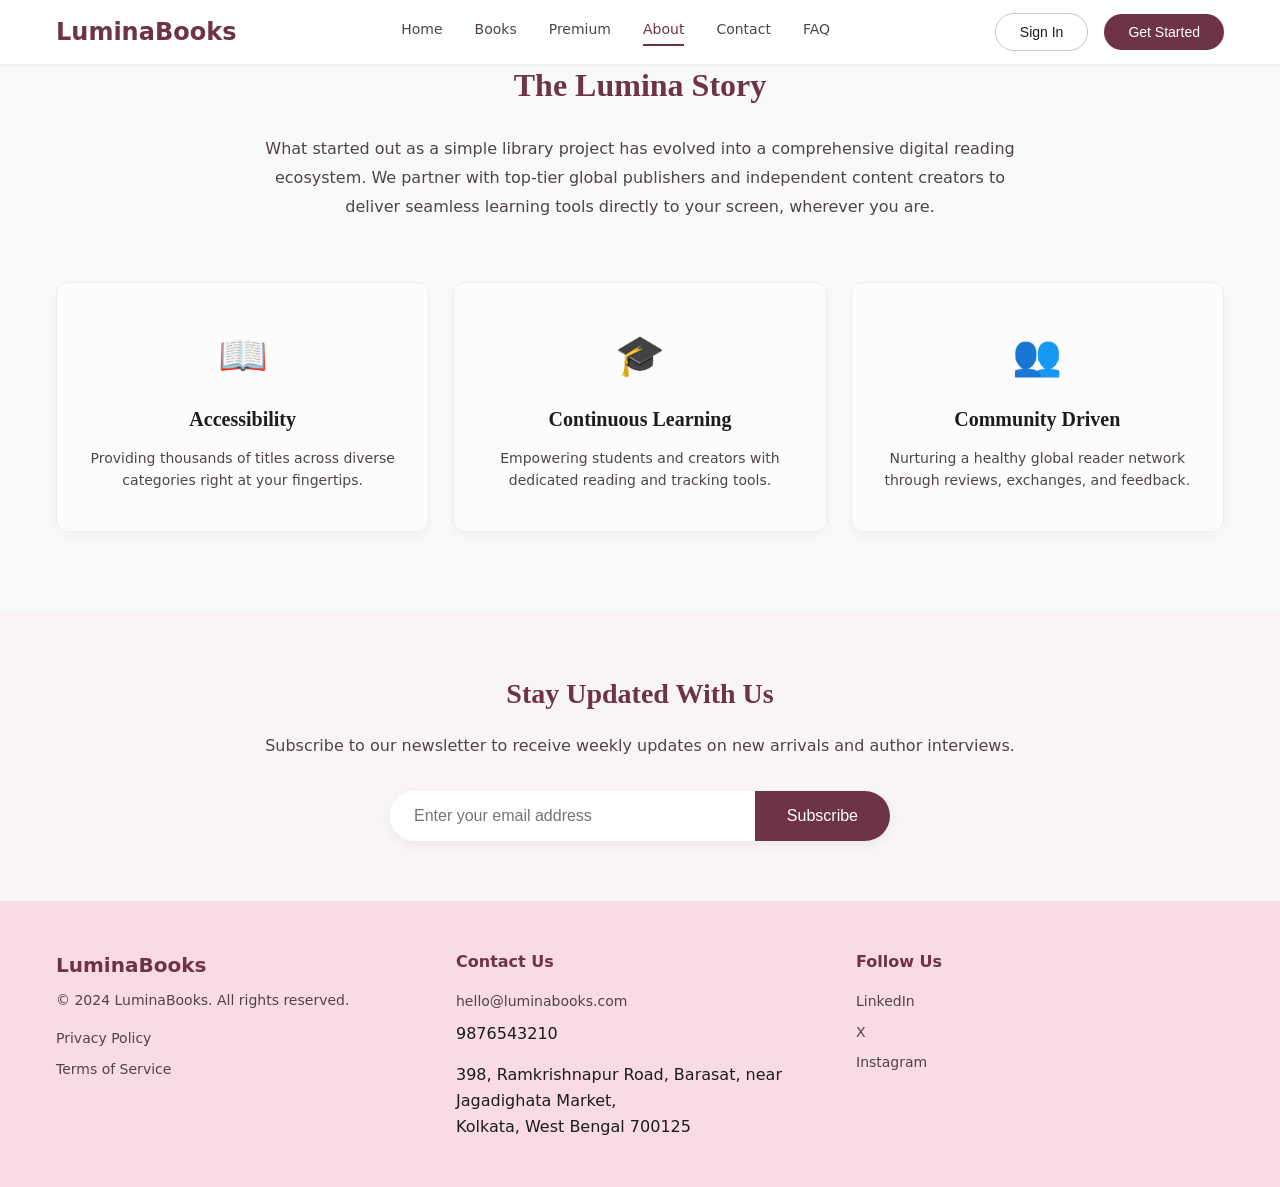
<file: pages/about.html>
<!DOCTYPE html>
<html lang="en">
<head>
    <meta charset="utf-8"/>
    <meta name="viewport" content="width=device-width, initial-scale=1.0"/>
    <title>About Us | LuminaBooks</title>
    
    <link href="../css/global.css" rel="stylesheet">
    <link href="../css/shared.css" rel="stylesheet">
    <link href="../css/about.css" rel="stylesheet">
</head>
<body>
    
    <!-- TopNavBar -->
    <nav class="nav-bar">
        <div class="container nav-container">
            <a href="../index.html" class="nav-brand">LuminaBooks</a>
            <div class="nav-links">
                <a href="../index.html">Home</a>
                <a href="books.html">Books</a>
                <a href="premium.html">Premium</a>
                <a href="about.html" class="active">About</a>
                <a href="contact.html">Contact</a>
                <a href="faq.html">FAQ</a>
            </div>
            <div class="nav-actions">
                <button class="btn btn-outline" onclick="window.location.href='login.html'">Sign In</button>
                <button class="btn btn-primary" onclick="window.location.href='books.html'">Get Started</button>
            </div>
        </div>
    </nav>

    <main>
        
        <section class="story-section">
            <h1 class="story-title">The Lumina Story</h1>
            <p class="story-desc">
                What started out as a simple library project has evolved into a comprehensive digital reading ecosystem. We partner with top-tier global publishers and independent content creators to deliver seamless learning tools directly to your screen, wherever you are.
            </p>
        </section>

        <!-- Features Grid -->
        <section class="features-grid">
            <div class="feature-card">
                <div class="feature-icon">📖</div>
                <h3 class="feature-title">Accessibility</h3>
                <p class="feature-desc">Providing thousands of titles across diverse categories right at your fingertips.</p>
            </div>
            <div class="feature-card">
                <div class="feature-icon">🎓</div>
                <h3 class="feature-title">Continuous Learning</h3>
                <p class="feature-desc">Empowering students and creators with dedicated reading and tracking tools.</p>
            </div>
            <div class="feature-card">
                <div class="feature-icon">👥</div>
                <h3 class="feature-title">Community Driven</h3>
                <p class="feature-desc">Nurturing a healthy global reader network through reviews, exchanges, and feedback.</p>
            </div>
        </section>

        <!-- Newsletter Section -->
        <section class="newsletter-section">
            <h2 class="newsletter-title">Stay Updated With Us</h2>
            <p class="newsletter-desc">Subscribe to our newsletter to receive weekly updates on new arrivals and author interviews.</p>
            <form class="newsletter-form" onsubmit="event.preventDefault(); alert('Subscribed successfully!');">
                <input type="email" class="newsletter-input" placeholder="Enter your email address" required>
                <button type="submit" class="newsletter-btn">Subscribe</button>
            </form>
        </section>

    </main>

    <!-- Footer -->
    <footer class="footer">
        <div class="container footer-grid">
            <div>
                <div class="footer-brand">LuminaBooks</div>
                <p class="footer-text">© 2024 LuminaBooks. All rights reserved.</p>
                <div class="footer-links">
                    <a href="privacy.html">Privacy Policy</a>
                    <a href="terms.html">Terms of Service</a>
                </div>
            </div>
            <div>
                <div class="footer-title">Contact Us</div>
                <div class="footer-links">
                    <a href="mailto:hello@luminabooks.com">hello@luminabooks.com</a>
                    <span>9876543210</span>
                    <span style="margin-top: 8px;">398, Ramkrishnapur Road, Barasat, near Jagadighata Market,<br>Kolkata, West Bengal 700125</span>
                </div>
            </div>
            <div>
                <div class="footer-title">Follow Us</div>
                <div class="footer-links">
                    <a href="#">LinkedIn</a>
                    <a href="#">X</a>
                    <a href="#">Instagram</a>
                </div>
            </div>
        </div>
    </footer>

    <script src="../js/main.js"></script>
    <script src="../js/about.js"></script>
</body>
</html>
</file>
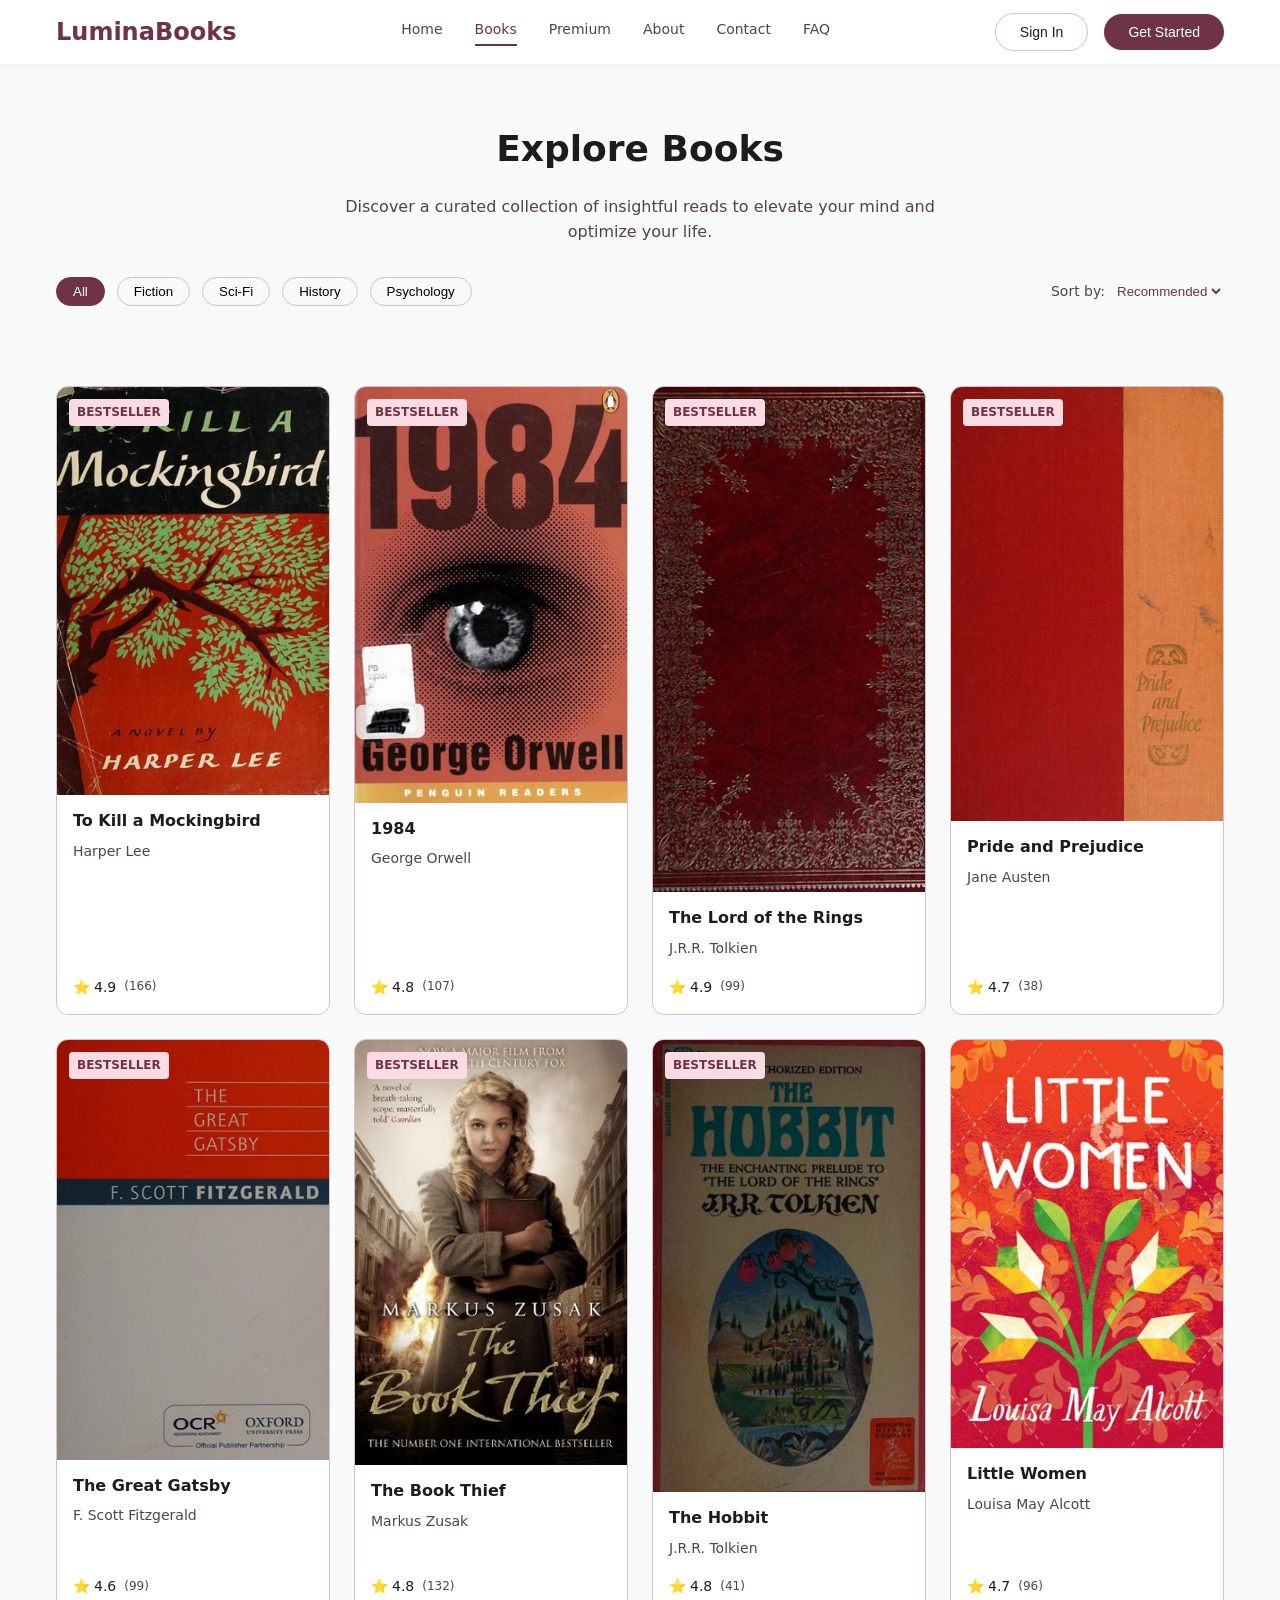
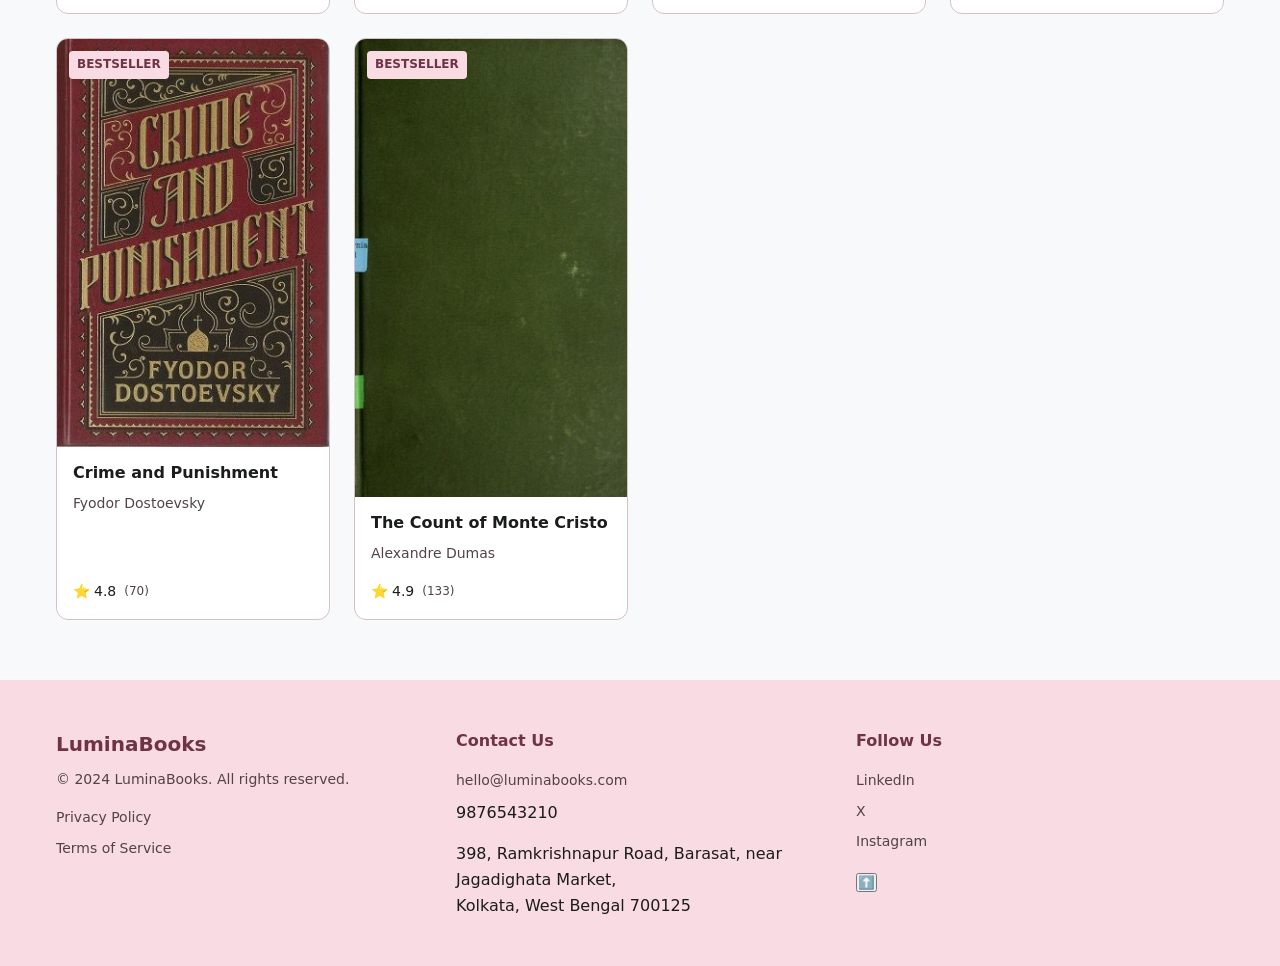
<file: pages/books.html>
<!DOCTYPE html>
<html lang="en">
<head>
    <meta charset="utf-8"/>
    <meta name="viewport" content="width=device-width, initial-scale=1.0"/>
    <title>LuminaBooks - Books</title>
    
        <link href="../css/global.css" rel="stylesheet">
    <link href="../css/shared.css" rel="stylesheet">
    <link href="../css/books.css" rel="stylesheet">
</head>
<body>
    
    <!-- TopNavBar -->
    <nav class="nav-bar">
        <div class="container nav-container">
            <a href="../index.html" class="nav-brand">LuminaBooks</a>
            <div class="nav-links">
                <a href="../index.html">Home</a>
                <a href="books.html" class="active">Books</a>
                <a href="premium.html">Premium</a>
                <a href="about.html">About</a>
                <a href="contact.html">Contact</a>
                <a href="faq.html">FAQ</a>
            </div>
            <div class="nav-actions">
                <button class="btn btn-outline" onclick="window.location.href='login.html'">Sign In</button>
                <button class="btn btn-primary" onclick="window.location.href='books.html'">Get Started</button>
            </div>
        </div>
    </nav>

    <main class="container" style="padding-top: 80px;">
        <!-- Page Header & Filters -->
        <section class="catalog-header">
            <h1 class="catalog-title">Explore Books</h1>
            <p class="catalog-desc">
                Discover a curated collection of insightful reads to elevate your mind and optimize your life.
            </p>
            
            <div class="filters-bar">
                
                <!-- Genre Filters -->
                <div class="genre-filters">
                    <button class="genre-btn active">All</button>
                    <button class="genre-btn">Fiction</button>
                    <button class="genre-btn">Sci-Fi</button>
                    <button class="genre-btn">History</button>
                    <button class="genre-btn">Psychology</button>
                </div>
                
                <!-- Sort -->
                <div class="sort-dropdown">
                    <span style="color: var(--text-muted); font-size: 14px;">Sort by:</span>
                    <select>
                        <option>Recommended</option>
                        <option>Newest</option>
                        <option>Highest Rated</option>
                    </select>
                </div>
            </div>
        </section>

        <!-- Book Grid -->
        <section class="books-grid" id="catalogGrid">
            <!-- Books injected by js/books.js -->
        </section>

    </main>

    <!-- Footer -->
    <footer class="footer">
        <div class="container footer-grid">
            <div>
                <div class="footer-brand">LuminaBooks</div>
                <p class="footer-text">© 2024 LuminaBooks. All rights reserved.</p>
                <div class="footer-links">
                    <a href="privacy.html">Privacy Policy</a>
                    <a href="terms.html">Terms of Service</a>
                </div>
            </div>
            <div>
                <div class="footer-title">Contact Us</div>
                <div class="footer-links">
                    <a href="mailto:hello@luminabooks.com">hello@luminabooks.com</a>
                    <span>9876543210</span>
                    <span style="margin-top: 8px;">398, Ramkrishnapur Road, Barasat, near Jagadighata Market,<br>Kolkata, West Bengal 700125</span>
                </div>
            </div>
            <div>
                <div class="footer-title">Follow Us</div>
                <div class="footer-links">
                    <a href="#">LinkedIn</a>
                    <a href="#">X</a>
                    <a href="#">Instagram</a>
                </div>
                <button style="margin-top: 20px; cursor: pointer;" onclick="window.scrollTo({top: 0, behavior: 'smooth'})">
                    <span>⬆️</span>
                </button>
            </div>
        </div>
    <!-- Scripts -->
    <script src="../js/main.js"></script>
    <script src="../js/books.js"></script>
</body>
</html>
</file>
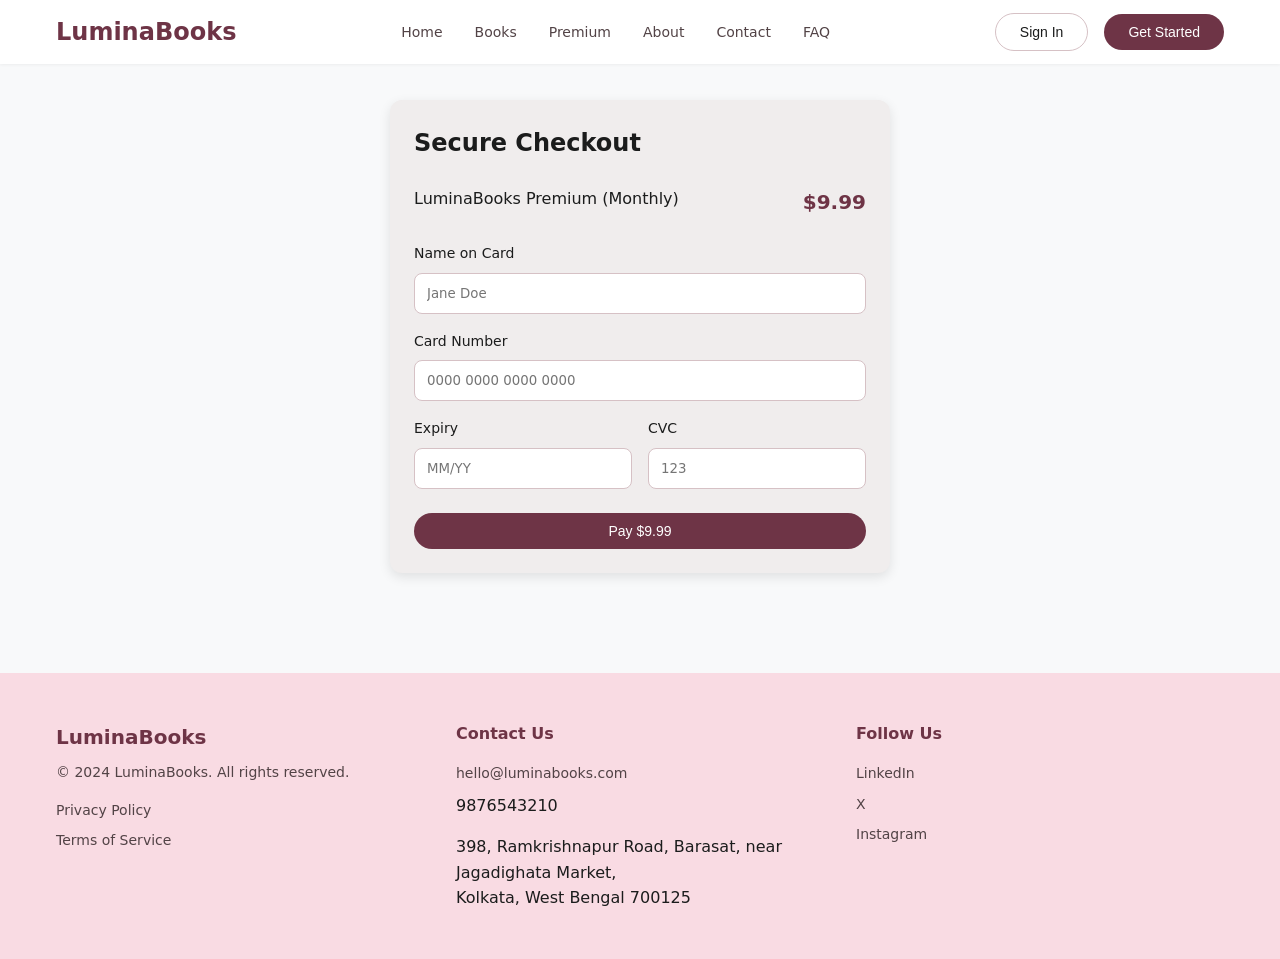
<file: pages/checkout.html>
<!DOCTYPE html>
<html lang="en">
<head>
    <meta charset="utf-8">
    <meta name="viewport" content="width=device-width, initial-scale=1.0">
    <title>Checkout - LuminaBooks</title>
    
        <link href="../css/global.css" rel="stylesheet">
    <link href="../css/shared.css" rel="stylesheet">
    <link href="../css/premium.css" rel="stylesheet">
</head>
<body>
    
    <nav class="nav-bar">
        <div class="container nav-container">
            <a href="../index.html" class="nav-brand">LuminaBooks</a>
            <div class="nav-links">
                <a href="../index.html">Home</a>
                <a href="books.html">Books</a>
                <a href="premium.html">Premium</a>
                <a href="about.html">About</a>
                <a href="contact.html">Contact</a>
                <a href="faq.html">FAQ</a>
            </div>
            <div class="nav-actions">
                <button class="btn btn-outline" onclick="window.location.href='login.html'">Sign In</button>
                <button class="btn btn-primary" onclick="window.location.href='books.html'">Get Started</button>
            </div>
        </div>
    </nav>

    <main class="container" style="padding-top: 100px; padding-bottom: 100px; display: flex; justify-content: center;">
        
        <div class="modal-content" style="box-shadow: 0 4px 12px rgba(0,0,0,0.1);">
            <div class="modal-header">
                <h5 class="modal-title">Secure Checkout</h5>
            </div>
            <div class="checkout-summary">
                <span>LuminaBooks Premium (Monthly)</span>
                <span class="checkout-price">$9.99</span>
            </div>
            <form id="checkoutForm">
                <div class="form-group">
                    <label class="form-label">Name on Card</label>
                    <input type="text" class="form-control" id="cc-name" required placeholder="Jane Doe">
                </div>
                <div class="form-group">
                    <label class="form-label">Card Number</label>
                    <input type="text" class="form-control" id="cc-number" required placeholder="0000 0000 0000 0000" pattern="\d{16}" title="16 digit card number">
                </div>
                <div class="form-row">
                    <div class="form-col">
                        <label class="form-label">Expiry</label>
                        <input type="text" class="form-control" id="cc-exp" required placeholder="MM/YY" pattern="\d\d/\d\d" title="Format: MM/YY">
                    </div>
                    <div class="form-col">
                        <label class="form-label">CVC</label>
                        <input type="text" class="form-control" id="cc-cvc" required placeholder="123" pattern="\d{3,4}" title="3 or 4 digit CVC">
                    </div>
                </div>
                <button type="submit" id="checkoutSubmitBtn" class="btn btn-primary" style="width: 100%;">
                    Pay $9.99
                </button>
            </form>
        </div>
    
    </main>

    <!-- Footer -->
    <footer class="footer">
        <div class="container footer-grid">
            <div>
                <div class="footer-brand">LuminaBooks</div>
                <p class="footer-text">© 2024 LuminaBooks. All rights reserved.</p>
                <div class="footer-links">
                    <a href="privacy.html">Privacy Policy</a>
                    <a href="terms.html">Terms of Service</a>
                </div>
            </div>
            <div>
                <div class="footer-title">Contact Us</div>
                <div class="footer-links">
                    <a href="mailto:hello@luminabooks.com">hello@luminabooks.com</a>
                    <span>9876543210</span>
                    <span style="margin-top: 8px;">398, Ramkrishnapur Road, Barasat, near Jagadighata Market,<br>Kolkata, West Bengal 700125</span>
                </div>
            </div>
            <div>
                <div class="footer-title">Follow Us</div>
                <div class="footer-links">
                    <a href="#">LinkedIn</a>
                    <a href="#">X</a>
                    <a href="#">Instagram</a>
                </div>
            </div>
        </div>
    </footer>

        <script src="../js/checkout.js"></script>
</body>
</html>
</file>
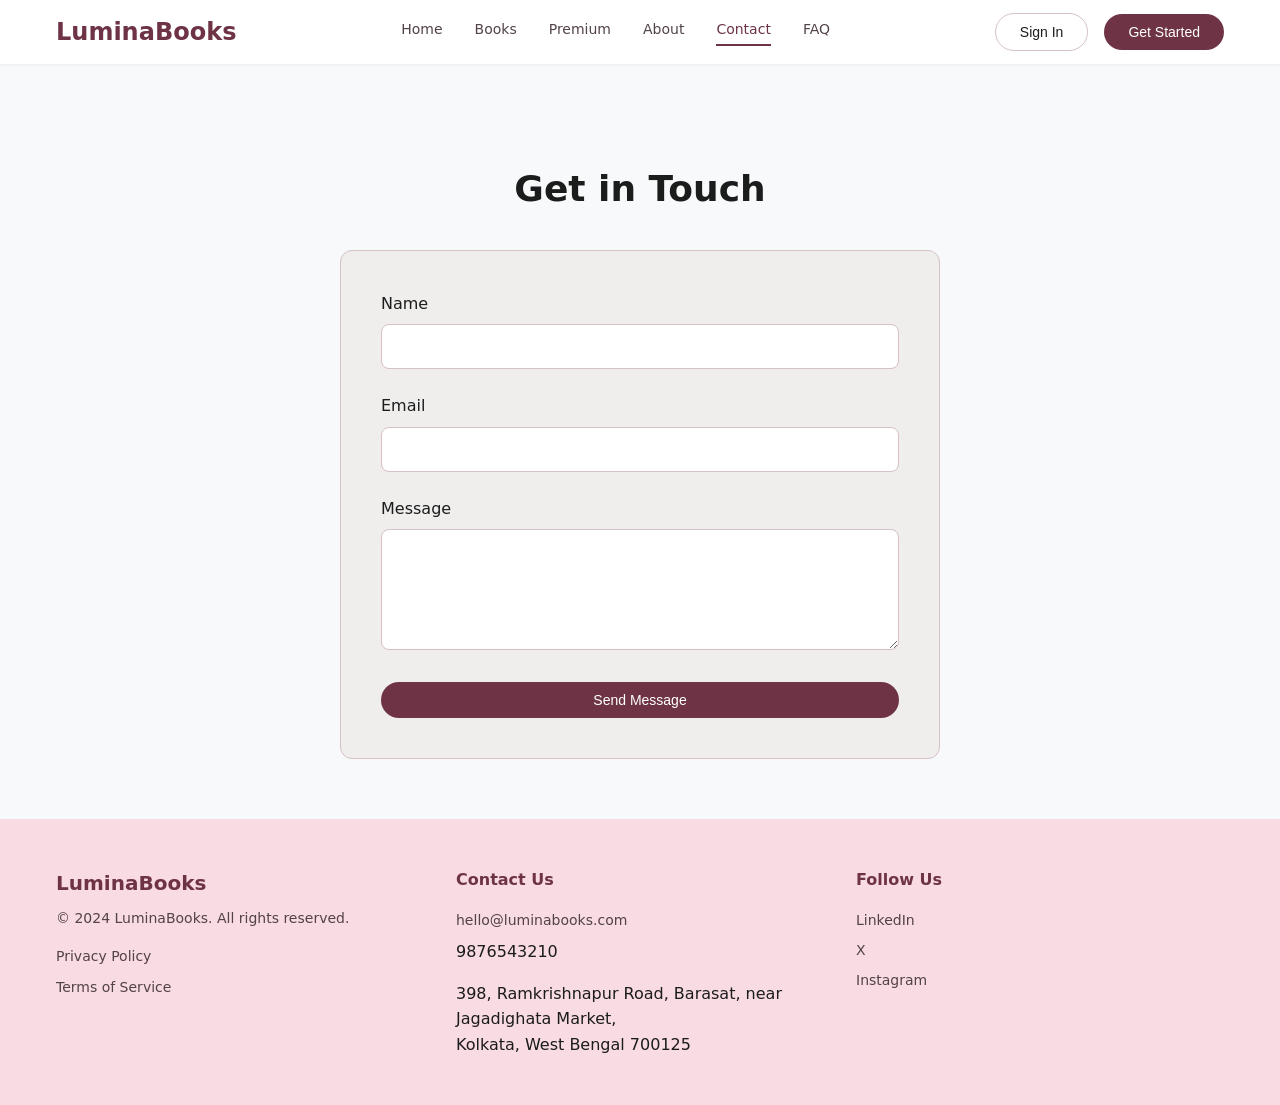
<file: pages/contact.html>
<!DOCTYPE html>
<html lang="en">
<head>
    <meta charset="utf-8"/>
    <meta name="viewport" content="width=device-width, initial-scale=1.0"/>
    <title>Contact - LuminaBooks</title>
    
        <link href="../css/global.css" rel="stylesheet">
    <link href="../css/shared.css" rel="stylesheet">
    <link href="../css/contact.css" rel="stylesheet">
</head>
<body>
    
    <nav class="nav-bar">
        <div class="container nav-container">
            <a href="../index.html" class="nav-brand">LuminaBooks</a>
            <div class="nav-links">
                <a href="../index.html">Home</a>
                <a href="books.html">Books</a>
                <a href="premium.html">Premium</a>
                <a href="about.html">About</a>
                <a href="contact.html" class="active">Contact</a>
                <a href="faq.html">FAQ</a>
            </div>
            <div class="nav-actions">
                <button class="btn btn-outline" onclick="window.location.href='login.html'">Sign In</button>
                <button class="btn btn-primary" onclick="window.location.href='books.html'">Get Started</button>
            </div>
        </div>
    </nav>

    <main class="container" style="padding-top: 100px;">
        <section class="contact-section">
            <h1 class="contact-title">Get in Touch</h1>
            <div class="contact-form-card">
                <form id="contactForm">
                    <div class="form-group">
                        <label class="form-label">Name</label>
                        <input type="text" class="form-control" required>
                    </div>
                    <div class="form-group">
                        <label class="form-label">Email</label>
                        <input type="email" class="form-control" required>
                    </div>
                    <div class="form-group">
                        <label class="form-label">Message</label>
                        <textarea class="form-control" rows="5" required></textarea>
                    </div>
                    <button type="submit" class="btn btn-primary btn-full">Send Message</button>
                </form>
            </div>
        </section>
    </main>

    <!-- Footer -->
    <footer class="footer">
        <div class="container footer-grid">
            <div>
                <div class="footer-brand">LuminaBooks</div>
                <p class="footer-text">© 2024 LuminaBooks. All rights reserved.</p>
                <div class="footer-links">
                    <a href="privacy.html">Privacy Policy</a>
                    <a href="terms.html">Terms of Service</a>
                </div>
            </div>
            <div>
                <div class="footer-title">Contact Us</div>
                <div class="footer-links">
                    <a href="mailto:hello@luminabooks.com">hello@luminabooks.com</a>
                    <span>9876543210</span>
                    <span style="margin-top: 8px;">398, Ramkrishnapur Road, Barasat, near Jagadighata Market,<br>Kolkata, West Bengal 700125</span>
                </div>
            </div>
            <div>
                <div class="footer-title">Follow Us</div>
                <div class="footer-links">
                    <a href="#">LinkedIn</a>
                    <a href="#">X</a>
                    <a href="#">Instagram</a>
                </div>
            </div>
        </div>
    </footer>

    <!-- Scripts -->
        <script src="../js/contact.js"></script>
</body>
</html>
</file>
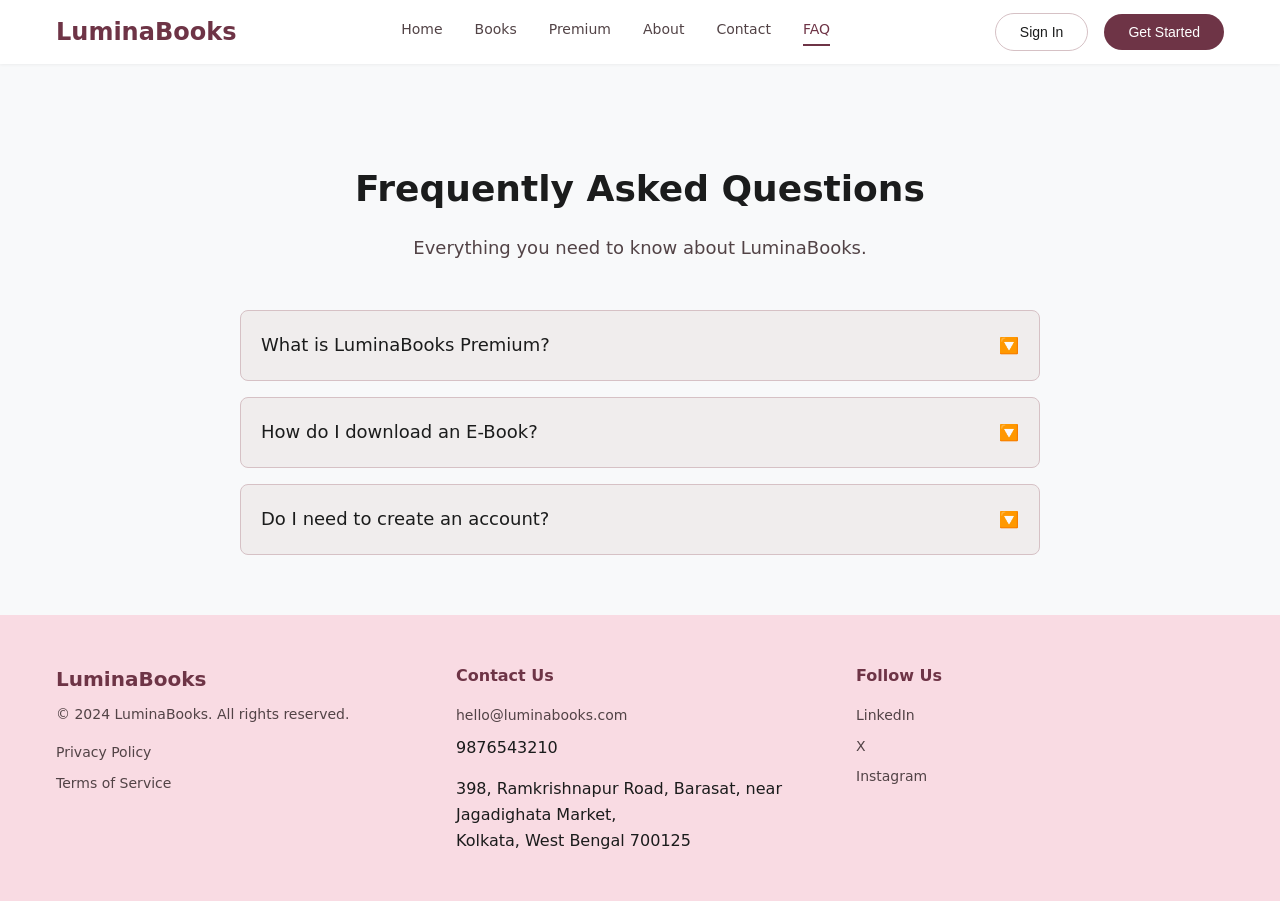
<file: pages/faq.html>
<!DOCTYPE html>
<html lang="en">
<head>
    <meta charset="utf-8"/>
    <meta name="viewport" content="width=device-width, initial-scale=1.0"/>
    <title>FAQ - LuminaBooks</title>
    
        <link href="../css/global.css" rel="stylesheet">
    <link href="../css/shared.css" rel="stylesheet">
    <link href="../css/faq.css" rel="stylesheet">
</head>
<body>
    
    <nav class="nav-bar">
        <div class="container nav-container">
            <a href="../index.html" class="nav-brand">LuminaBooks</a>
            <div class="nav-links">
                <a href="../index.html">Home</a>
                <a href="books.html">Books</a>
                <a href="premium.html">Premium</a>
                <a href="about.html">About</a>
                <a href="contact.html">Contact</a>
                <a href="faq.html" class="active">FAQ</a>
            </div>
            <div class="nav-actions">
                <button class="btn btn-outline" onclick="window.location.href='login.html'">Sign In</button>
                <button class="btn btn-primary" onclick="window.location.href='books.html'">Get Started</button>
            </div>
        </div>
    </nav>

    <main class="container" style="padding-top: 100px;">
        <section class="faq-section">
            <div class="faq-header">
                <h1 class="faq-title">Frequently Asked Questions</h1>
                <p class="faq-desc">Everything you need to know about LuminaBooks.</p>
            </div>
            
            <div class="faq-list">
                <details class="faq-item">
                    <summary>What is LuminaBooks Premium?</summary>
                    <div class="faq-answer">
                        LuminaBooks Premium gives you unlimited access to our entire curated library, exclusive editorial content, and a distraction-free, ad-less reading environment.
                    </div>
                </details>
                
                <details class="faq-item">
                    <summary>How do I download an E-Book?</summary>
                    <div class="faq-answer">
                        You can download E-Books directly from the Book Details page. Note that some exclusive titles require an active Premium subscription to download.
                    </div>
                </details>
                
                <details class="faq-item">
                    <summary>Do I need to create an account?</summary>
                    <div class="faq-answer">
                        No! LuminaBooks respects your privacy and utilizes session-based interactions. You can browse, read, and even experience Premium features without registering a permanent account.
                    </div>
                </details>
            </div>
        </section>
    </main>

    <!-- Footer -->
    <footer class="footer">
        <div class="container footer-grid">
            <div>
                <div class="footer-brand">LuminaBooks</div>
                <p class="footer-text">© 2024 LuminaBooks. All rights reserved.</p>
                <div class="footer-links">
                    <a href="privacy.html">Privacy Policy</a>
                    <a href="terms.html">Terms of Service</a>
                </div>
            </div>
            <div>
                <div class="footer-title">Contact Us</div>
                <div class="footer-links">
                    <a href="mailto:hello@luminabooks.com">hello@luminabooks.com</a>
                    <span>9876543210</span>
                    <span style="margin-top: 8px;">398, Ramkrishnapur Road, Barasat, near Jagadighata Market,<br>Kolkata, West Bengal 700125</span>
                </div>
            </div>
            <div>
                <div class="footer-title">Follow Us</div>
                <div class="footer-links">
                    <a href="#">LinkedIn</a>
                    <a href="#">X</a>
                    <a href="#">Instagram</a>
                </div>
            </div>
        </div>
    </footer>

    </body>
</html>
</file>
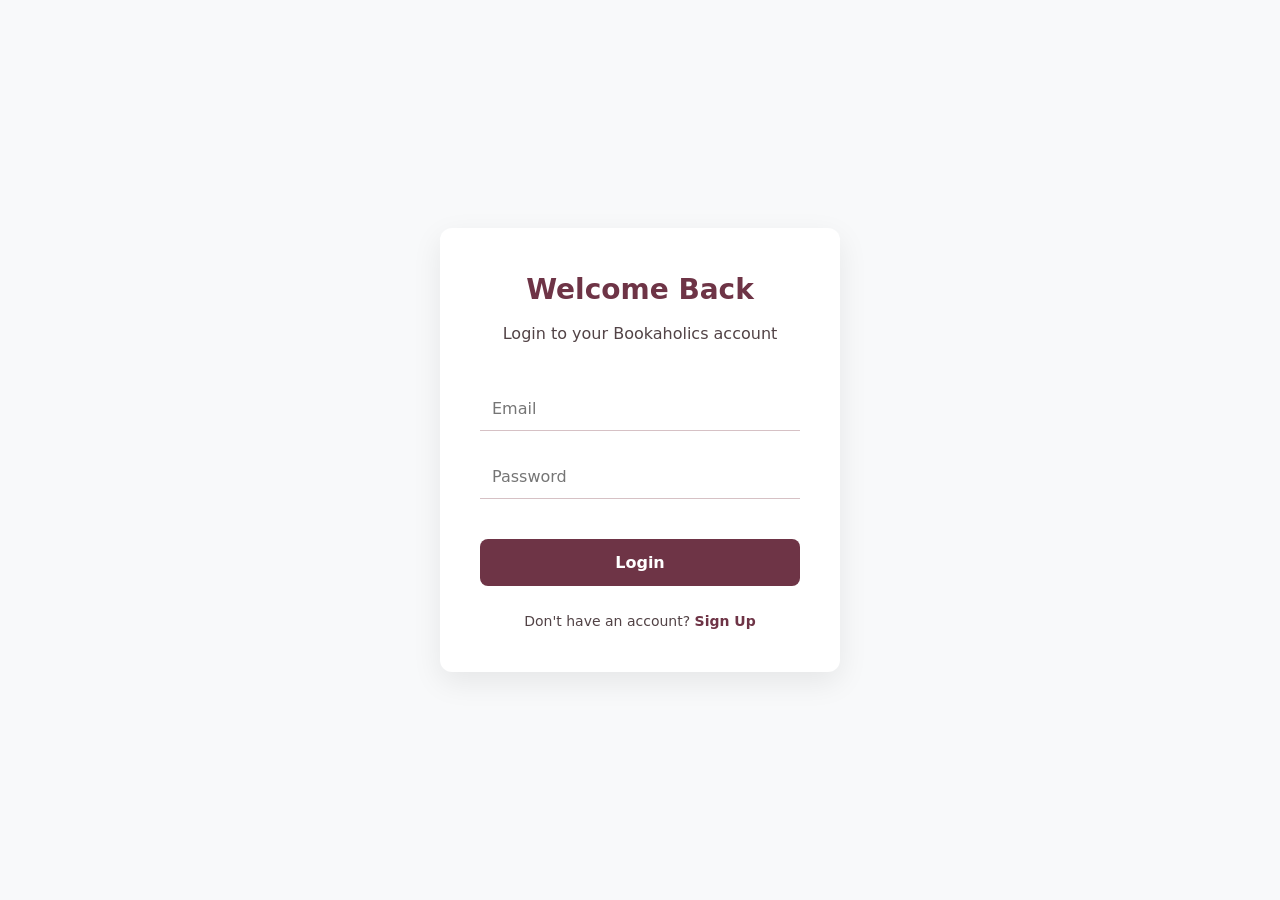
<file: pages/login.html>
<!DOCTYPE html>
<html lang="en">
<head>
    <meta charset="utf-8"/>
    <meta name="viewport" content="width=device-width, initial-scale=1.0"/>
    <title>Login - LuminaBooks</title>
    
    <link href="../css/global.css" rel="stylesheet">
    <link href="../css/login.css" rel="stylesheet">
</head>
<body>
    
    <div class="login-card">
        <h1 class="login-title">Welcome Back</h1>
        <p class="login-subtitle">Login to your Bookaholics account</p>
        
        <form onsubmit="event.preventDefault(); window.location.href='../index.html';">
            <div class="input-group">
                <input type="email" class="input-field" placeholder="Email" required>
            </div>
            
            <div class="input-group">
                <input type="password" class="input-field" placeholder="Password" required>
            </div>
            
            <button type="submit" class="login-btn">Login</button>
        </form>
        
        <p class="signup-text">
            Don't have an account? <a href="#" class="signup-link">Sign Up</a>
        </p>
    </div>

</body>
</html>
</file>
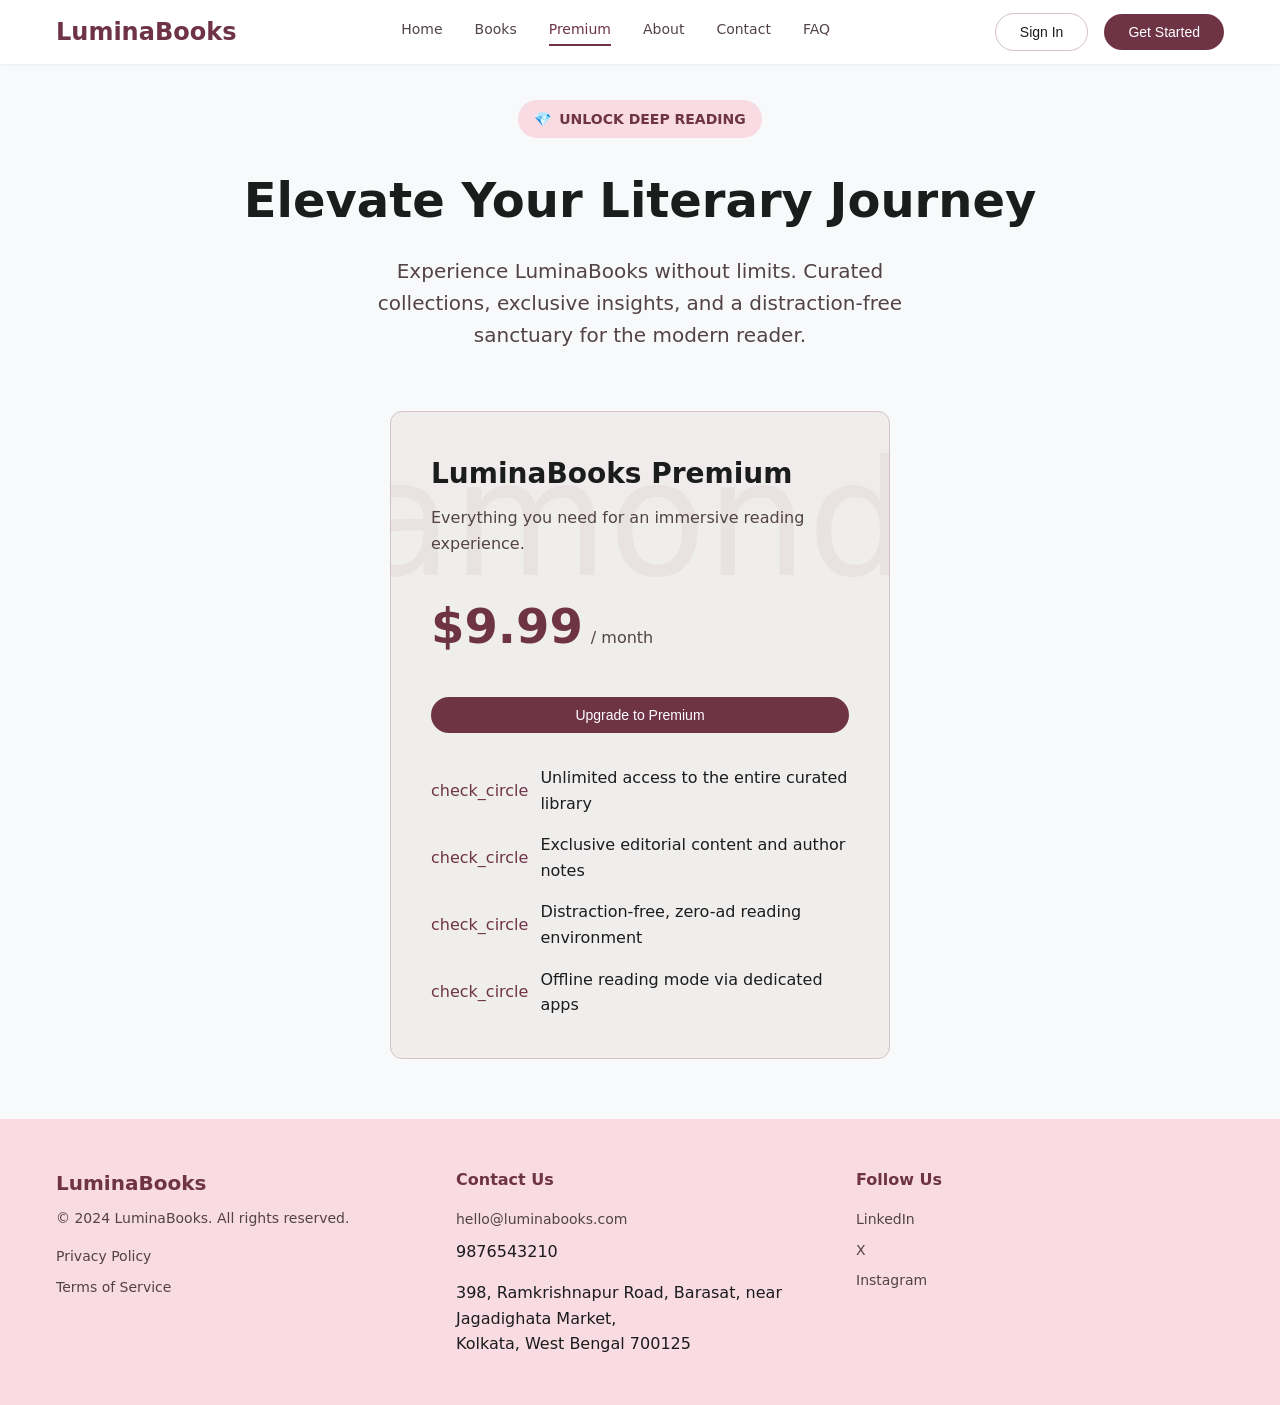
<file: pages/premium.html>
<!DOCTYPE html>
<html lang="en">
<head>
    <meta charset="utf-8"/>
    <meta name="viewport" content="width=device-width, initial-scale=1.0"/>
    <title>Premium - LuminaBooks</title>
    
        <link href="../css/global.css" rel="stylesheet">
    <link href="../css/shared.css" rel="stylesheet">
    <link href="../css/premium.css" rel="stylesheet">
</head>
<body>
    
    <nav class="nav-bar">
        <div class="container nav-container">
            <a href="../index.html" class="nav-brand">LuminaBooks</a>
            <div class="nav-links">
                <a href="../index.html">Home</a>
                <a href="books.html">Books</a>
                <a href="premium.html" class="active">Premium</a>
                <a href="about.html">About</a>
                <a href="contact.html">Contact</a>
                <a href="faq.html">FAQ</a>
            </div>
            <div class="nav-actions">
                <button class="btn btn-outline" onclick="window.location.href='login.html'">Sign In</button>
                <button class="btn btn-primary" onclick="window.location.href='books.html'">Get Started</button>
            </div>
        </div>
    </nav>

    <main class="container" style="padding-top: 100px;">
        <section class="premium-hero">
            <div class="premium-badge">
                <span>💎</span>
                Unlock Deep Reading
            </div>
            <h1 class="premium-title">Elevate Your Literary Journey</h1>
            <p class="premium-desc">
                Experience LuminaBooks without limits. Curated collections, exclusive insights, and a distraction-free sanctuary for the modern reader.
            </p>
        </section>

        <section class="pricing-card-wrapper">
            <div class="pricing-card">
                <span class="material-symbols-outlined pricing-card-bg-icon">diamond</span>
                <div style="position: relative; z-index: 1;">
                    <h2 class="pricing-title">LuminaBooks Premium</h2>
                    <p class="pricing-subtitle">Everything you need for an immersive reading experience.</p>
                    
                    <div class="pricing-price-wrapper">
                        <span class="pricing-price">$9.99</span>
                        <span class="pricing-period">/ month</span>
                    </div>
                    
                    <button id="upgradeBtn" class="btn btn-primary btn-full">
                        Upgrade to Premium
                    </button>
                    
                    <div class="features-list">
                        <div class="feature-item">
                            <span class="material-symbols-outlined feature-icon">check_circle</span>
                            <span>Unlimited access to the entire curated library</span>
                        </div>
                        <div class="feature-item">
                            <span class="material-symbols-outlined feature-icon">check_circle</span>
                            <span>Exclusive editorial content and author notes</span>
                        </div>
                        <div class="feature-item">
                            <span class="material-symbols-outlined feature-icon">check_circle</span>
                            <span>Distraction-free, zero-ad reading environment</span>
                        </div>
                        <div class="feature-item">
                            <span class="material-symbols-outlined feature-icon">check_circle</span>
                            <span>Offline reading mode via dedicated apps</span>
                        </div>
                    </div>
                </div>
            </div>
        </section>
    </main>

    <!-- Checkout Modal -->
    <div id="checkoutModal" class="modal-overlay">
        <div class="modal-content">
            <div class="modal-header">
                <h5 class="modal-title">Secure Checkout</h5>
                <button class="btn-close">&times;</button>
            </div>
            <div class="checkout-summary">
                <span>LuminaBooks Premium (Monthly)</span>
                <span class="checkout-price">$9.99</span>
            </div>
            <form id="checkoutForm">
                <div class="form-group">
                    <label class="form-label">Name on Card</label>
                    <input type="text" class="form-control" id="cc-name" required placeholder="Jane Doe">
                </div>
                <div class="form-group">
                    <label class="form-label">Card Number</label>
                    <input type="text" class="form-control" id="cc-number" required placeholder="0000 0000 0000 0000" pattern="\d{16}" title="16 digit card number">
                </div>
                <div class="form-row">
                    <div class="form-col">
                        <label class="form-label">Expiry</label>
                        <input type="text" class="form-control" id="cc-exp" required placeholder="MM/YY" pattern="\d\d/\d\d" title="Format: MM/YY">
                    </div>
                    <div class="form-col">
                        <label class="form-label">CVC</label>
                        <input type="text" class="form-control" id="cc-cvc" required placeholder="123" pattern="\d{3,4}" title="3 or 4 digit CVC">
                    </div>
                </div>
                <button type="submit" id="checkoutSubmitBtn" class="btn btn-primary" style="width: 100%;">
                    Pay $9.99
                </button>
            </form>
        </div>
    </div>

    <!-- Footer -->
    <footer class="footer">
        <div class="container footer-grid">
            <div>
                <div class="footer-brand">LuminaBooks</div>
                <p class="footer-text">© 2024 LuminaBooks. All rights reserved.</p>
                <div class="footer-links">
                    <a href="privacy.html">Privacy Policy</a>
                    <a href="terms.html">Terms of Service</a>
                </div>
            </div>
            <div>
                <div class="footer-title">Contact Us</div>
                <div class="footer-links">
                    <a href="mailto:hello@luminabooks.com">hello@luminabooks.com</a>
                    <span>9876543210</span>
                    <span style="margin-top: 8px;">398, Ramkrishnapur Road, Barasat, near Jagadighata Market,<br>Kolkata, West Bengal 700125</span>
                </div>
            </div>
            <div>
                <div class="footer-title">Follow Us</div>
                <div class="footer-links">
                    <a href="#">LinkedIn</a>
                    <a href="#">X</a>
                    <a href="#">Instagram</a>
                </div>
            </div>
        </div>
    </footer>

        <script src="../js/checkout.js"></script>
</body>
</html>
</file>
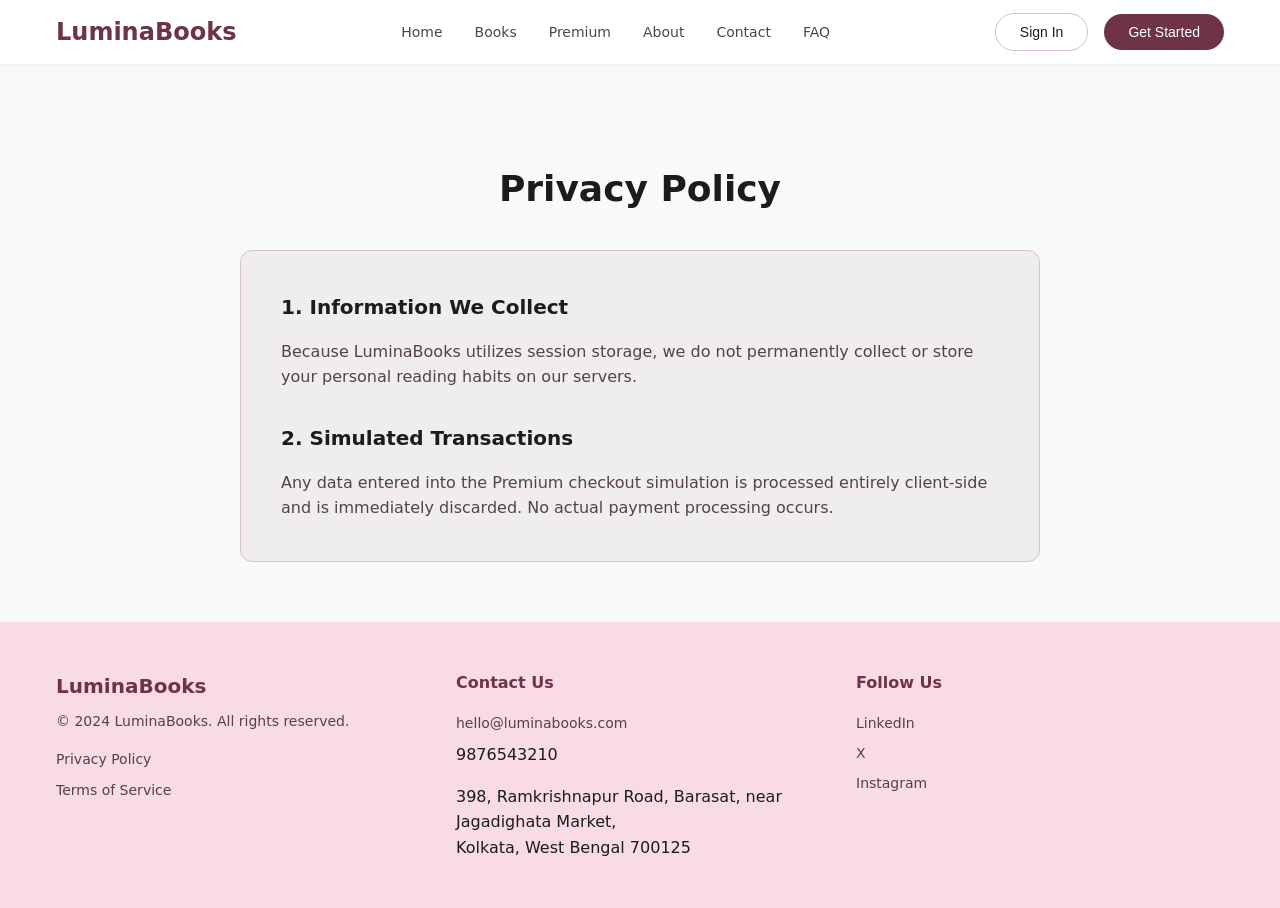
<file: pages/privacy.html>
<!DOCTYPE html>
<html lang="en">
<head>
    <meta charset="utf-8"/>
    <meta name="viewport" content="width=device-width, initial-scale=1.0"/>
    <title>Privacy Policy - LuminaBooks</title>
        <link href="../css/global.css" rel="stylesheet">
    <link href="../css/shared.css" rel="stylesheet">
    <link href="../css/legal.css" rel="stylesheet">
</head>
<body>
    
    <nav class="nav-bar">
        <div class="container nav-container">
            <a href="../index.html" class="nav-brand">LuminaBooks</a>
            <div class="nav-links">
                <a href="../index.html">Home</a>
                <a href="books.html">Books</a>
                <a href="premium.html">Premium</a>
                <a href="about.html">About</a>
                <a href="contact.html">Contact</a>
                <a href="faq.html">FAQ</a>
            </div>
            <div class="nav-actions">
                <button class="btn btn-outline" onclick="window.location.href='login.html'">Sign In</button>
                <button class="btn btn-primary" onclick="window.location.href='books.html'">Get Started</button>
            </div>
        </div>
    </nav>

    <main class="container" style="padding-top: 100px;">
        <section class="legal-section">
            <h1 class="legal-title">Privacy Policy</h1>
            <div class="legal-card">
                <h3>1. Information We Collect</h3>
                <p>Because LuminaBooks utilizes session storage, we do not permanently collect or store your personal reading habits on our servers.</p>
                
                <h3>2. Simulated Transactions</h3>
                <p>Any data entered into the Premium checkout simulation is processed entirely client-side and is immediately discarded. No actual payment processing occurs.</p>
            </div>
        </section>
    </main>

    <!-- Footer -->
    <footer class="footer">
        <div class="container footer-grid">
            <div>
                <div class="footer-brand">LuminaBooks</div>
                <p class="footer-text">© 2024 LuminaBooks. All rights reserved.</p>
                <div class="footer-links">
                    <a href="privacy.html" class="active">Privacy Policy</a>
                    <a href="terms.html">Terms of Service</a>
                </div>
            </div>
            <div>
                <div class="footer-title">Contact Us</div>
                <div class="footer-links">
                    <a href="mailto:hello@luminabooks.com">hello@luminabooks.com</a>
                    <span>9876543210</span>
                    <span style="margin-top: 8px;">398, Ramkrishnapur Road, Barasat, near Jagadighata Market,<br>Kolkata, West Bengal 700125</span>
                </div>
            </div>
            <div>
                <div class="footer-title">Follow Us</div>
                <div class="footer-links">
                    <a href="#">LinkedIn</a>
                    <a href="#">X</a>
                    <a href="#">Instagram</a>
                </div>
            </div>
        </div>
    </footer>

</body>
</html>
</file>
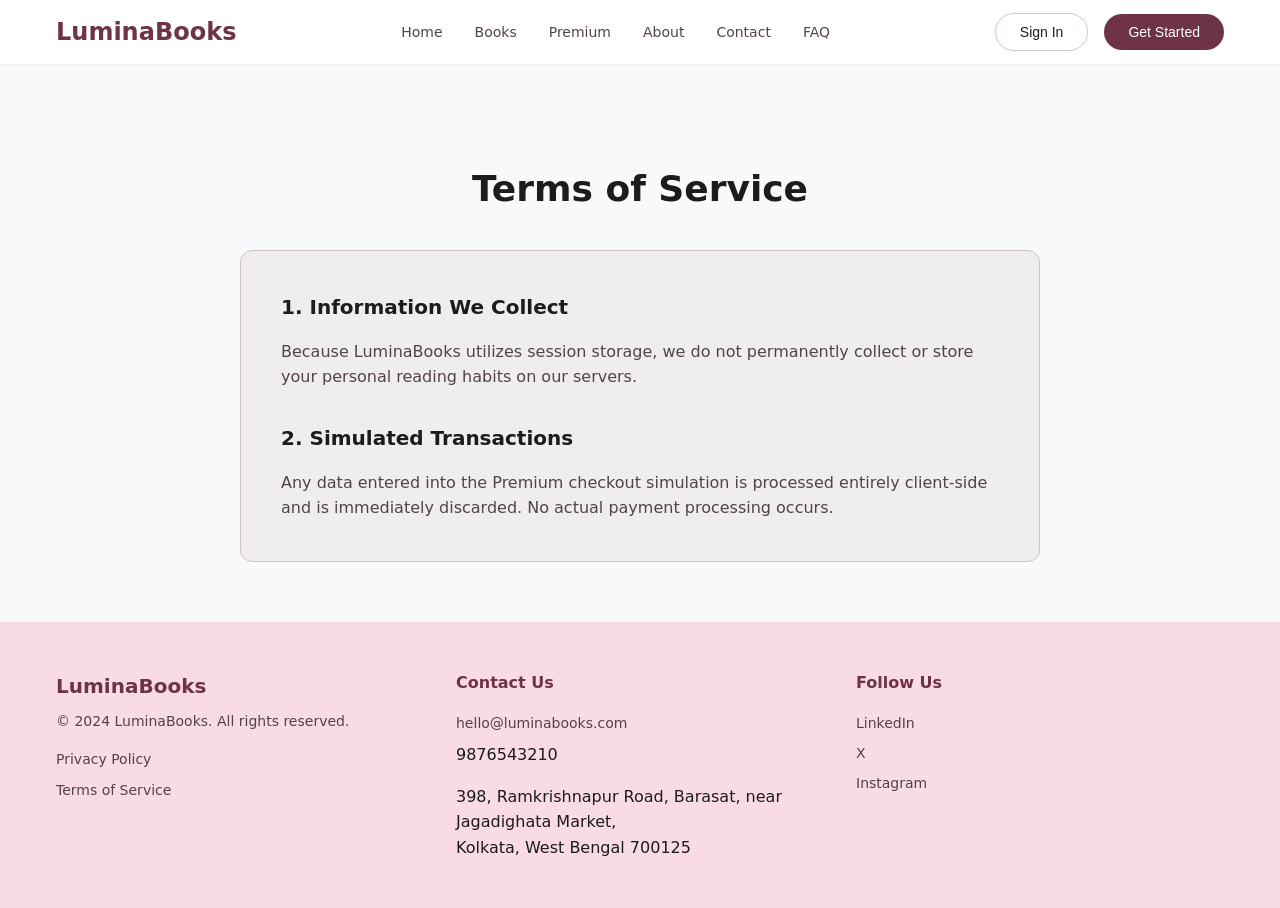
<file: pages/terms.html>
<!DOCTYPE html>
<html lang="en">
<head>
    <meta charset="utf-8"/>
    <meta name="viewport" content="width=device-width, initial-scale=1.0"/>
    <title>Terms of Service - LuminaBooks</title>
        <link href="../css/global.css" rel="stylesheet">
    <link href="../css/shared.css" rel="stylesheet">
    <link href="../css/legal.css" rel="stylesheet">
</head>
<body>
    
    <nav class="nav-bar">
        <div class="container nav-container">
            <a href="../index.html" class="nav-brand">LuminaBooks</a>
            <div class="nav-links">
                <a href="../index.html">Home</a>
                <a href="books.html">Books</a>
                <a href="premium.html">Premium</a>
                <a href="about.html">About</a>
                <a href="contact.html">Contact</a>
                <a href="faq.html">FAQ</a>
            </div>
            <div class="nav-actions">
                <button class="btn btn-outline" onclick="window.location.href='login.html'">Sign In</button>
                <button class="btn btn-primary" onclick="window.location.href='books.html'">Get Started</button>
            </div>
        </div>
    </nav>

    <main class="container" style="padding-top: 100px;">
        <section class="legal-section">
            <h1 class="legal-title">Terms of Service</h1>
            <div class="legal-card">
                <h3>1. Information We Collect</h3>
                <p>Because LuminaBooks utilizes session storage, we do not permanently collect or store your personal reading habits on our servers.</p>
                
                <h3>2. Simulated Transactions</h3>
                <p>Any data entered into the Premium checkout simulation is processed entirely client-side and is immediately discarded. No actual payment processing occurs.</p>
            </div>
        </section>
    </main>

    <!-- Footer -->
    <footer class="footer">
        <div class="container footer-grid">
            <div>
                <div class="footer-brand">LuminaBooks</div>
                <p class="footer-text">© 2024 LuminaBooks. All rights reserved.</p>
                <div class="footer-links">
                    <a href="privacy.html">Privacy Policy</a>
                    <a href="terms.html" class="active">Terms of Service</a>
                </div>
            </div>
            <div>
                <div class="footer-title">Contact Us</div>
                <div class="footer-links">
                    <a href="mailto:hello@luminabooks.com">hello@luminabooks.com</a>
                    <span>9876543210</span>
                    <span style="margin-top: 8px;">398, Ramkrishnapur Road, Barasat, near Jagadighata Market,<br>Kolkata, West Bengal 700125</span>
                </div>
            </div>
            <div>
                <div class="footer-title">Follow Us</div>
                <div class="footer-links">
                    <a href="#">LinkedIn</a>
                    <a href="#">X</a>
                    <a href="#">Instagram</a>
                </div>
            </div>
        </div>
    </footer>

</body>
</html>
</file>
<file: css/global.css>
/* global.css */

:root {
  /* Colors */
  --bg-color: #f8f9fa;
  --text-main: #1b1c1c;
  --text-muted: #524346;
  --primary: #6e3446;
  --primary-hover: #562736;
  --font-family: system-ui, -apple-system, BlinkMacSystemFont, 'Segoe UI', Roboto, Oxygen, Ubuntu, Cantarell, 'Open Sans', 'Helvetica Neue', sans-serif;
  --bg-light: #ffffff;
  --bg-alt: #f0eded;
  --border: #d6c1c5;
  --pink-light: #f9dbe3;
  
  /* Layout */
  --max-width: 1200px;
}

* {
  box-sizing: border-box;
  margin: 0;
  padding: 0;
}

body {
  font-family: var(--font-family);
  background-color: var(--bg-color);
  color: var(--text-main);
  line-height: 1.6;
  -webkit-font-smoothing: antialiased;
}

a {
  text-decoration: none;
  color: inherit;
}

ul {
  list-style: none;
}

img {
  max-width: 100%;
  display: block;
}

/* Global utility classes */
.container {
  max-width: var(--max-width);
  margin: 0 auto;
  padding: 0 16px;
}

.btn {
  display: inline-block;
  padding: 10px 24px;
  border-radius: 50px;
  font-weight: 500;
  font-size: 14px;
  cursor: pointer;
  border: none;
  text-align: center;
  transition: all 0.2s ease;
}

.btn-primary {
  background-color: var(--primary);
  color: white;
}

.btn-primary:hover {
  background-color: var(--primary-hover);
}

.btn-outline {
  background-color: transparent;
  color: var(--text-main);
  border: 1px solid var(--border);
}

.btn-outline:hover {
  background-color: var(--pink-light);
}

.text-center { text-align: center; }
.mt-1 { margin-top: 8px; }
.mt-2 { margin-top: 16px; }
.mt-3 { margin-top: 24px; }
.mt-4 { margin-top: 32px; }
.mb-1 { margin-bottom: 8px; }
.mb-2 { margin-bottom: 16px; }
.mb-3 { margin-bottom: 24px; }
.mb-4 { margin-bottom: 32px; }
</file>
<file: css/shared.css>
/* shared.css */
/* Navigation Bar */
.nav-bar {
  position: fixed;
  top: 0;
  left: 0;
  width: 100%;
  height: 64px;
  background-color: var(--bg-light);
  box-shadow: 0 1px 3px rgba(0, 0, 0, 0.05);
  z-index: 1000;
}

.nav-container {
  display: flex;
  justify-content: space-between;
  align-items: center;
  height: 100%;
}

.nav-brand {
  font-size: 24px;
  font-weight: 700;
  color: var(--primary);
}

.nav-links {
  display: flex;
  gap: 32px;
}

.nav-links a {
  font-size: 14px;
  font-weight: 500;
  color: var(--text-muted);
  transition: color 0.2s;
}

.nav-links a:hover,
.nav-links a.active {
  color: var(--primary);
}

.nav-links a.active {
  border-bottom: 2px solid var(--primary);
  padding-bottom: 4px;
}

.nav-actions {
  display: flex;
  align-items: center;
  gap: 16px;
}

.search-box {
  display: flex;
  align-items: center;
  background-color: var(--bg-color);
  border: 1px solid var(--border);
  border-radius: 50px;
  padding: 4px 12px;
}

.search-box input {
  border: none;
  background: transparent;
  outline: none;
  padding: 4px;
  font-size: 14px;
  width: 150px;
}

/* Footer */
.footer {
  background-color: var(--pink-light);
  padding: 48px 0;
  margin-top: auto;
}

.footer-grid {
  display: grid;
  grid-template-columns: repeat(auto-fit, minmax(200px, 1fr));
  gap: 32px;
}

.footer-brand {
  font-size: 20px;
  font-weight: 700;
  color: var(--primary);
  margin-bottom: 8px;
}

.footer-text {
  font-size: 14px;
  color: var(--text-muted);
  margin-bottom: 16px;
}

.footer-title {
  font-size: 16px;
  font-weight: 600;
  color: var(--primary);
  margin-bottom: 16px;
}

.footer-links {
  display: flex;
  flex-direction: column;
  gap: 8px;
}

.footer-links a {
  font-size: 14px;
  color: var(--text-muted);
}

.footer-links a:hover {
  color: var(--primary);
}

/* Mobile responsive fixes */
@media (max-width: 768px) {
  .nav-links, .nav-actions .btn-outline, .nav-actions .btn-primary {
    display: none;
  }
}
</file>
<file: css/about.css>
/* about.css */

.story-section {
  text-align: center;
  max-width: 800px;
  margin: 60px auto;
  padding: 0 16px;
}

.story-title {
  font-size: 32px;
  color: var(--primary);
  margin-bottom: 24px;
  font-family: serif; /* Looks like a serif font in the screenshot */
}

.story-desc {
  font-size: 16px;
  color: var(--text-muted);
  line-height: 1.8;
}

.features-grid {
  display: grid;
  grid-template-columns: repeat(auto-fit, minmax(250px, 1fr));
  gap: 24px;
  margin: 0 auto 80px;
  max-width: var(--max-width);
  padding: 0 16px;
}

.feature-card {
  background-color: #fcfcfc;
  border: 1px solid var(--bg-alt);
  border-radius: 12px;
  padding: 40px 24px;
  text-align: center;
  box-shadow: 0 4px 12px rgba(0, 0, 0, 0.03);
}

.feature-icon {
  font-size: 40px;
  color: var(--primary);
  margin-bottom: 16px;
}

.feature-title {
  font-size: 20px;
  font-weight: 700;
  margin-bottom: 12px;
  font-family: serif;
}

.feature-desc {
  font-size: 14px;
  color: var(--text-muted);
  line-height: 1.6;
}

.newsletter-section {
  background-color: #f9f5f6; /* Light pinkish */
  padding: 60px 16px;
  text-align: center;
}

.newsletter-title {
  font-size: 28px;
  color: var(--primary);
  margin-bottom: 16px;
  font-family: serif;
}

.newsletter-desc {
  font-size: 16px;
  color: var(--text-muted);
  margin-bottom: 32px;
}

.newsletter-form {
  display: flex;
  max-width: 500px;
  margin: 0 auto;
  background: white;
  border-radius: 50px;
  overflow: hidden;
  box-shadow: 0 4px 12px rgba(0, 0, 0, 0.05);
}

.newsletter-input {
  flex: 1;
  border: none;
  padding: 16px 24px;
  font-size: 16px;
  outline: none;
}

.newsletter-btn {
  background-color: var(--primary);
  color: white;
  border: none;
  padding: 0 32px;
  font-size: 16px;
  font-weight: 500;
  cursor: pointer;
  transition: background-color 0.2s;
}

.newsletter-btn:hover {
  background-color: var(--primary-hover);
}
</file>
<file: css/books.css>
/* books.css */

.catalog-header {
  padding: 40px 0;
  text-align: center;
}

.catalog-title {
  font-size: 36px;
  margin-bottom: 16px;
}

.catalog-desc {
  color: var(--text-muted);
  max-width: 600px;
  margin: 0 auto 32px;
}

.filters-bar {
  display: flex;
  justify-content: space-between;
  align-items: center;
  flex-wrap: wrap;
  gap: 24px;
  margin-bottom: 40px;
}

.genre-filters {
  display: flex;
  flex-wrap: wrap;
  gap: 12px;
}

.genre-btn {
  background: transparent;
  border: 1px solid var(--border);
  border-radius: 50px;
  padding: 6px 16px;
  cursor: pointer;
  font-weight: 500;
  transition: all 0.2s;
}

.genre-btn:hover {
  background: var(--pink-light);
}

.genre-btn.active {
  background: var(--primary);
  color: white;
  border-color: var(--primary);
}

.sort-dropdown {
  display: flex;
  align-items: center;
  gap: 8px;
}

.sort-dropdown select {
  border: none;
  background: transparent;
  color: var(--primary);
  font-weight: 500;
  cursor: pointer;
  outline: none;
}

.books-grid {
  display: grid;
  grid-template-columns: repeat(auto-fill, minmax(220px, 1fr));
  gap: 24px;
  margin-bottom: 60px;
}

.book-card {
  background: white;
  border-radius: 12px;
  border: 1px solid var(--border);
  overflow: hidden;
  display: flex;
  flex-direction: column;
  transition: transform 0.2s, box-shadow 0.2s;
  cursor: pointer;
}

.book-card:hover {
  transform: translateY(-4px);
  box-shadow: 0 8px 16px rgba(0,0,0,0.1);
}

.book-cover-container {
  aspect-ratio: 2/3;
  position: relative;
  background: var(--bg-alt);
}

.book-cover {
  width: 100%;
  height: 100%;
  object-fit: cover;
}

.book-badge {
  position: absolute;
  top: 12px;
  left: 12px;
  background: var(--pink-light);
  color: var(--primary);
  padding: 4px 8px;
  border-radius: 4px;
  font-size: 12px;
  font-weight: 600;
  text-transform: uppercase;
}

.book-info {
  padding: 16px;
  display: flex;
  flex-direction: column;
  flex: 1;
}

.book-title {
  font-size: 16px;
  font-weight: 600;
  margin-bottom: 8px;
  line-height: 1.3;
}

.book-author {
  font-size: 14px;
  color: var(--text-muted);
  margin-bottom: 16px;
}

.book-rating {
  margin-top: auto;
  display: flex;
  align-items: center;
  gap: 4px;
  font-size: 14px;
  font-weight: 500;
}
</file>
<file: css/premium.css>
/* premium.css */

.premium-hero {
  text-align: center;
  margin-bottom: 60px;
}

.premium-badge {
  display: inline-flex;
  align-items: center;
  gap: 8px;
  background-color: var(--pink-light);
  color: var(--primary);
  padding: 8px 16px;
  border-radius: 50px;
  font-size: 14px;
  font-weight: 700;
  text-transform: uppercase;
  margin-bottom: 24px;
}

.premium-title {
  font-size: 48px;
  margin-bottom: 16px;
}

.premium-desc {
  font-size: 20px;
  color: var(--text-muted);
  max-width: 600px;
  margin: 0 auto;
  line-height: 1.6;
}

.pricing-card-wrapper {
  display: flex;
  justify-content: center;
  margin-bottom: 60px;
}

.pricing-card {
  background-color: var(--bg-alt);
  border: 1px solid var(--border);
  border-radius: 12px;
  padding: 40px;
  width: 100%;
  max-width: 500px;
  position: relative;
  overflow: hidden;
}

.pricing-card-bg-icon {
  position: absolute;
  top: -20px;
  right: -20px;
  font-size: 160px;
  color: var(--primary);
  opacity: 0.05;
  pointer-events: none;
}

.pricing-title {
  font-size: 28px;
  margin-bottom: 8px;
}

.pricing-subtitle {
  color: var(--text-muted);
  margin-bottom: 32px;
}

.pricing-price-wrapper {
  display: flex;
  align-items: baseline;
  gap: 8px;
  margin-bottom: 32px;
}

.pricing-price {
  font-size: 48px;
  font-weight: 700;
  color: var(--primary);
}

.pricing-period {
  color: var(--text-muted);
  font-size: 16px;
}

.btn-full {
  width: 100%;
  margin-bottom: 32px;
}

.features-list {
  display: flex;
  flex-direction: column;
  gap: 16px;
}

.feature-item {
  display: flex;
  align-items: center;
  gap: 12px;
  font-size: 16px;
}

.feature-icon {
  color: var(--primary);
}

/* Modal CSS */
.modal-overlay {
  position: fixed;
  top: 0; left: 0; right: 0; bottom: 0;
  background-color: rgba(0,0,0,0.5);
  display: none;
  align-items: center;
  justify-content: center;
  z-index: 1000;
}

.modal-content {
  background-color: var(--bg-alt);
  border-radius: 12px;
  width: 100%;
  max-width: 500px;
  padding: 24px;
}

.modal-header {
  display: flex;
  justify-content: space-between;
  align-items: center;
  margin-bottom: 24px;
}

.modal-title {
  font-size: 24px;
  font-weight: 600;
}

.btn-close {
  background: none;
  border: none;
  font-size: 24px;
  cursor: pointer;
  color: var(--text-muted);
}

.checkout-summary {
  display: flex;
  justify-content: space-between;
  margin-bottom: 24px;
  font-weight: 500;
}

.checkout-price {
  color: var(--primary);
  font-size: 20px;
  font-weight: 700;
}

.form-group {
  margin-bottom: 16px;
}

.form-label {
  display: block;
  font-size: 14px;
  margin-bottom: 8px;
  font-weight: 500;
}

.form-control {
  width: 100%;
  padding: 12px;
  border: 1px solid var(--border);
  border-radius: 8px;
  font-family: inherit;
}

.form-row {
  display: flex;
  gap: 16px;
  margin-bottom: 24px;
}

.form-col {
  flex: 1;
}
</file>
<file: css/contact.css>
/* contact.css */

.contact-section {
  max-width: 600px;
  margin: 0 auto;
  padding: 60px 0;
}

.contact-title {
  text-align: center;
  font-size: 36px;
  margin-bottom: 32px;
}

.contact-form-card {
  background-color: var(--bg-alt);
  border: 1px solid var(--border);
  border-radius: 12px;
  padding: 40px;
}

.form-group {
  margin-bottom: 24px;
}

.form-label {
  display: block;
  font-weight: 500;
  margin-bottom: 8px;
}

.form-control {
  width: 100%;
  padding: 12px;
  border: 1px solid var(--border);
  border-radius: 8px;
  font-family: inherit;
  font-size: 16px;
}

.btn-full {
  width: 100%;
}
</file>
<file: css/faq.css>
/* faq.css */

.faq-section {
  max-width: 800px;
  margin: 0 auto;
  padding: 60px 0;
}

.faq-header {
  text-align: center;
  margin-bottom: 48px;
}

.faq-title {
  font-size: 36px;
  margin-bottom: 16px;
}

.faq-desc {
  font-size: 18px;
  color: var(--text-muted);
}

.faq-list {
  display: flex;
  flex-direction: column;
  gap: 16px;
}

.faq-item {
  background-color: var(--bg-alt);
  border: 1px solid var(--border);
  border-radius: 8px;
}

.faq-item summary {
  padding: 20px;
  font-size: 18px;
  font-weight: 500;
  cursor: pointer;
  list-style: none; /* Hide default arrow */
  display: flex;
  justify-content: space-between;
  align-items: center;
}

.faq-item summary::-webkit-details-marker {
  display: none;
}

.faq-item summary::after {
  content: "🔽";
  font-size: 16px;
  color: var(--primary);
  transition: transform 0.2s;
}

.faq-item[open] summary::after {
  transform: rotate(180deg);
}

.faq-answer {
  padding: 0 20px 20px 20px;
  color: var(--text-muted);
  line-height: 1.6;
}
</file>
<file: css/login.css>
/* login.css */
body {
    display: flex;
    justify-content: center;
    align-items: center;
    min-height: 100vh;
    margin: 0;
}

.login-card {
    background-color: var(--bg-light);
    width: 100%;
    max-width: 400px;
    padding: 40px;
    border-radius: 12px;
    box-shadow: 0 10px 30px rgba(0, 0, 0, 0.08);
    text-align: center;
    box-sizing: border-box;
}

.login-title {
    color: var(--primary);
    font-size: 28px;
    font-weight: bold;
    margin-top: 0;
    margin-bottom: 8px;
}

.login-subtitle {
    color: var(--text-muted);
    font-size: 16px;
    margin-bottom: 40px;
}

.input-group {
    text-align: left;
    margin-bottom: 24px;
}

.input-group label {
    display: block;
    color: var(--text-muted);
    font-size: 14px;
    margin-bottom: 8px;
}

.input-field {
    width: 100%;
    padding: 12px;
    border: none;
    border-bottom: 1px solid var(--border);
    font-size: 16px;
    outline: none;
    box-sizing: border-box;
    font-family: inherit;
    background-color: transparent;
    color: var(--text-main);
}

.input-field:focus {
    border-bottom: 2px solid var(--primary);
}

.login-btn {
    width: 100%;
    background-color: var(--primary);
    color: white;
    border: none;
    padding: 14px;
    border-radius: 8px;
    font-size: 16px;
    font-weight: bold;
    cursor: pointer;
    margin-top: 16px;
    margin-bottom: 24px;
    transition: background-color 0.2s;
    font-family: inherit;
}

.login-btn:hover {
    background-color: var(--primary-hover);
}

.signup-text {
    color: var(--text-muted);
    font-size: 14px;
}

.signup-link {
    color: var(--primary);
    font-weight: bold;
    text-decoration: none;
}

.signup-link:hover {
    text-decoration: underline;
}
</file>
<file: css/legal.css>
/* legal.css */

.legal-section {
  max-width: 800px;
  margin: 0 auto;
  padding: 60px 0;
}

.legal-title {
  font-size: 36px;
  margin-bottom: 32px;
  text-align: center;
}

.legal-card {
  background-color: var(--bg-alt);
  border: 1px solid var(--border);
  border-radius: 12px;
  padding: 40px;
}

.legal-card h3 {
  font-size: 20px;
  margin-bottom: 16px;
}

.legal-card p {
  color: var(--text-muted);
  line-height: 1.6;
  margin-bottom: 32px;
}

.legal-card p:last-child {
  margin-bottom: 0;
}
</file>
